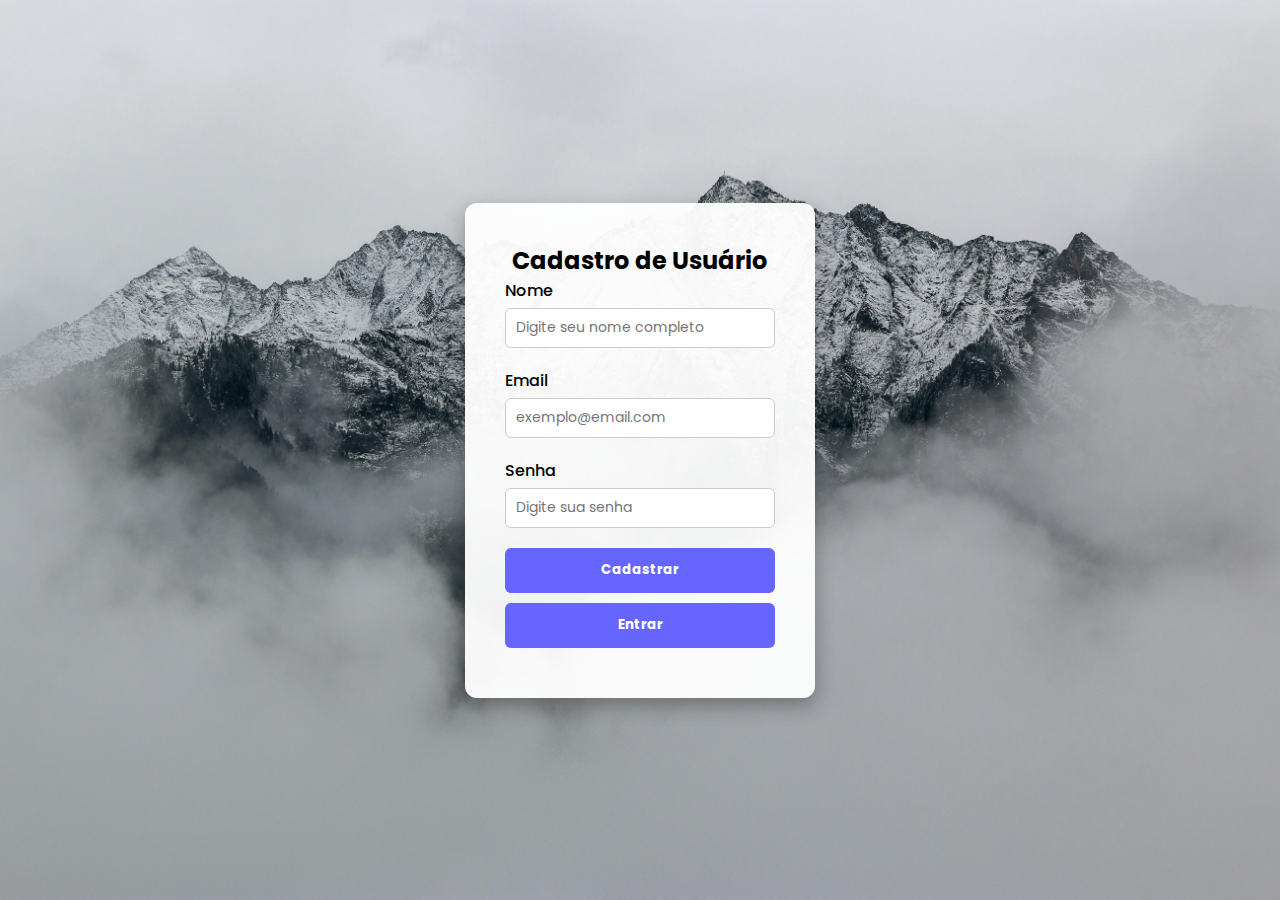
<file: index.html>
<!DOCTYPE html>
<html lang="pt-BR">
<head>
    <meta charset="UTF-8">
    <meta name="viewport" content="width=device-width, initial-scale=1.0">
    <title>Cadastro de Usuários</title>
    <link rel="stylesheet" href="style.css">
    <link href="https://fonts.googleapis.com/css2?family=Roboto&display=swap" rel="stylesheet">

</head>
<body>

<div class="card">
    <h2>Cadastro de Usuário</h2>

    <form id="formUsuario">
        <div class="form-group">
            <label for="nome">Nome</label>
            <input id="nome" type="text" required placeholder="Digite seu nome completo">
        </div>

        <div class="form-group">
            <label for="email">Email</label>
            <input id="email" type="email" required placeholder="exemplo@email.com">
        </div>

        <div class="form-group">
            <label for="senha">Senha</label>
            <input id="senha" type="password" required placeholder="Digite sua senha">
        </div>

        <button type="submit">Cadastrar</button>
        <button type="submit">Entrar</button>
    </form>

    <div id="resultado"></div>
</div>

<script src="script.js"></script>
</body>
</html>
</file>
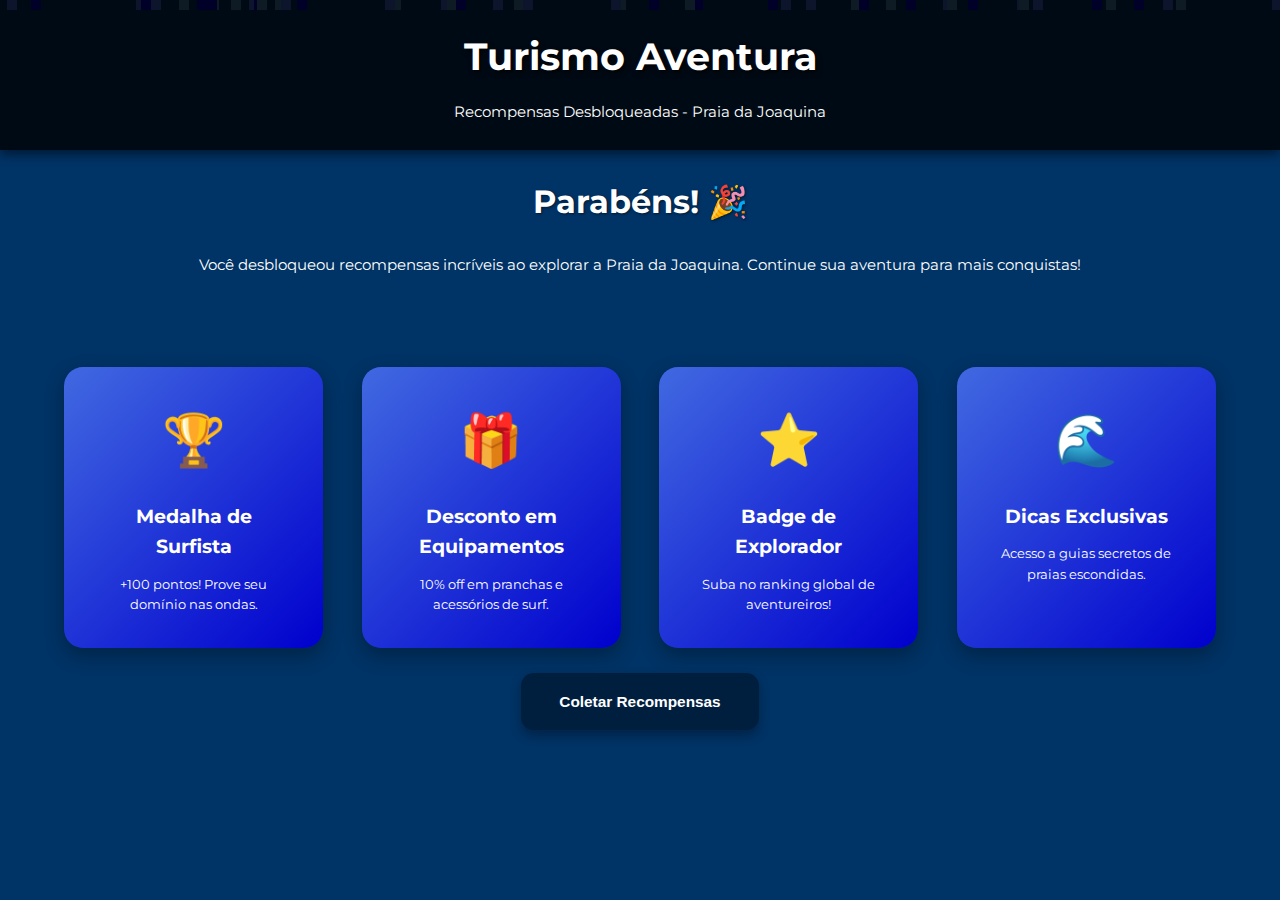
<file: hackton tela de recompensas/index.html>
<!DOCTYPE html>
<html lang="pt-BR">
<head>
    <meta charset="UTF-8">
    <meta name="viewport" content="width=device-width, initial-scale=1.0">
    <title>Recompensas Desbloqueadas - Praia da Joaquina</title>
    <link href="https://fonts.googleapis.com/css2?family=Montserrat:wght@400;700&display=swap" rel="stylesheet">
    <style>
        /* Reset básico para consistência */
        * {
            box-sizing: border-box;
        }

        body {
            font-family: 'Montserrat', sans-serif;
            background: #003366; /* Azul sólido */
            color: #FFFFFF;
            margin: 0;
            padding: 0;
            display: flex;
            flex-direction: column;
            align-items: center;
            min-height: 100vh;
            overflow-x: hidden;
            position: relative;
            line-height: 1.6; /* Melhor legibilidade */
        }

        /* Confetes animados */
        .confetti {
            position: absolute;
            top: 0;
            left: 0;
            width: 100%;
            height: 100%;
            pointer-events: none;
            z-index: 1;
        }

        .confetti-piece {
            position: absolute;
            width: 10px;
            height: 10px;
            background-color: #0000CD;
            animation: fall 3s linear infinite;
        }

        .confetti-piece:nth-child(odd) {
            background-color: #4169E1;
        }

        .confetti-piece:nth-child(3n) {
            background-color: #4682B4;
        }

        @keyframes fall {
            0% {
                transform: translateY(-100vh) rotate(0deg);
                opacity: 1;
            }
            100% {
                transform: translateY(100vh) rotate(360deg);
                opacity: 0;
            }
        }

        header {
            background-color: rgba(0, 0, 0, 0.8);
            width: 100%;
            padding: 2vw 2vw; /* Usando vw para escalabilidade */
            text-align: center;
            box-shadow: 0 0.4vw 0.8vw rgba(0, 0, 0, 0.5);
            z-index: 2;
            position: relative;
        }

        header h1 {
            margin: 0;
            font-size: 3vw; /* Escalável */
            font-weight: 700;
            text-shadow: 0.2vw 0.2vw 0.4vw rgba(0, 0, 0, 0.7);
        }

        header p {
            margin: 1vw 0 0;
            font-size: 1.2vw; /* Escalável */
            font-weight: 400;
        }

        .container {
            width: 90%;
            max-width: 1200px;
            margin: 2vw auto;
            display: flex;
            flex-direction: column;
            align-items: center;
            z-index: 2;
            position: relative;
        }

        .congratulations {
            text-align: center;
            margin-bottom: 4vw;
            animation: popup 1s ease-out;
        }

        @keyframes popup {
            0% {
                transform: scale(0.5);
                opacity: 0;
            }
            100% {
                transform: scale(1);
                opacity: 1;
            }
        }

        .congratulations h2 {
            margin-top: 0;
            font-size: 2.5vw; /* Escalável */
            font-weight: 700;
            color: #FFFFFF;
            text-shadow: 0.1vw 0.1vw 0.2vw rgba(0, 0, 0, 0.5);
        }

        .congratulations p {
            font-size: 1.2vw; /* Escalável */
            font-weight: 400;
            margin-bottom: 3vw;
        }

        .rewards-grid {
            display: grid;
            grid-template-columns: repeat(auto-fit, minmax(250px, 1fr));
            gap: 3vw;
            width: 100%;
        }

        .reward-card {
            background: linear-gradient(135deg, #4169E1 0%, #0000CD 100%);
            color: #FFFFFF;
            padding: 2.5vw;
            border-radius: 1.5vw;
            box-shadow: 0 0.6vw 1.5vw rgba(0, 0, 0, 0.3);
            text-align: center;
            transition: transform 0.3s ease, box-shadow 0.3s ease;
            animation: bounceIn 0.8s ease-out;
            position: relative;
        }

        .reward-card:nth-child(2) {
            animation-delay: 0.2s;
        }

        .reward-card:nth-child(3) {
            animation-delay: 0.4s;
        }

        .reward-card:nth-child(4) {
            animation-delay: 0.6s;
        }

        @keyframes bounceIn {
            0% {
                transform: scale(0.3);
                opacity: 0;
            }
            50% {
                transform: scale(1.05);
            }
            70% {
                transform: scale(0.9);
            }
            100% {
                transform: scale(1);
                opacity: 1;
            }
        }

        .reward-card:hover {
            transform: translateY(-1vw);
            box-shadow: 0 1.2vw 2.5vw rgba(0, 0, 0, 0.4);
        }

        .reward-card .icon {
            font-size: 4vw; /* Escalável */
            margin-bottom: 1.5vw;
            display: block;
        }

        .reward-card h3 {
            margin: 0 0 1vw;
            font-size: 1.5vw; /* Escalável */
            font-weight: 700;
        }

        .reward-card p {
            margin: 0;
            font-size: 1vw; /* Escalável */
            font-weight: 400;
        }

        .claim-button {
            background: #001F3F;
            color: #FFFFFF;
            border: none;
            padding: 1.5vw 3vw;
            border-radius: 1vw;
            cursor: pointer;
            font-size: 1.2vw; /* Escalável */
            font-weight: 700;
            margin-top: 2vw;
            transition: background 0.3s ease;
            box-shadow: 0 0.4vw 0.8vw rgba(0, 0, 0, 0.3);
        }

        .claim-button:hover {
            background: #004080;
        }

        /* Responsividade aprimorada para qualquer tela */
        @media (max-width: 1200px) { /* Grandes desktops */
            header h1 { font-size: 3.5vw; }
            header p { font-size: 1.4vw; }
            .congratulations h2 { font-size: 3vw; }
            .congratulations p { font-size: 1.4vw; }
            .reward-card h3 { font-size: 1.7vw; }
            .reward-card p { font-size: 1.1vw; }
            .claim-button { font-size: 1.4vw; }
        }

        @media (max-width: 768px) { /* Tablets */
            header h1 { font-size: 4vw; }
            header p { font-size: 1.5vw; }
            .congratulations h2 { font-size: 3.5vw; }
            .congratulations p { font-size: 1.5vw; }
            .rewards-grid { grid-template-columns: 1fr; gap: 2vw; }
            .reward-card { padding: 3vw; }
            .reward-card .icon { font-size: 5vw; }
            .reward-card h3 { font-size: 2vw; }
            .reward-card p { font-size: 1.3vw; }
            .claim-button { font-size: 1.6vw; padding: 2vw 4vw; }
        }

        @media (max-width: 480px) { /* Móveis */
            header { padding: 3vw 2vw; }
            header h1 { font-size: 5vw; }
            header p { font-size: 2vw; }
            .container { width: 95%; }
            .congratulations { margin-bottom: 3vw; }
            .congratulations h2 { font-size: 4vw; }
            .congratulations p { font-size: 2vw; }
            .reward-card { padding: 4vw; }
            .reward-card .icon { font-size: 6vw; }
            .reward-card h3 { font-size: 2.5vw; }
            .reward-card p { font-size: 1.6vw; }
            .claim-button { font-size: 2vw; padding: 2.5vw 5vw; }
        }

        @media (min-width: 1440px) { /* Telas ultra-wide */
            header h1 { font-size: 2.5vw; }
            .congratulations h2 { font-size: 2vw; }
            .reward-card h3 { font-size: 1.3vw; }
        }
    </style>
</head>
<body>
    <div class="confetti">
        <!-- Confetes gerados dinamicamente -->
    </div>

    <header>
        <h1>Turismo Aventura</h1>
        <p>Recompensas Desbloqueadas - Praia da Joaquina</p>
    </header>

    <div class="container">
        <div class="congratulations">
            <h2>Parabéns! 🎉</h2>
            <p>Você desbloqueou recompensas incríveis ao explorar a Praia da Joaquina. Continue sua aventura para mais conquistas!</p>
        </div>

        <div class="rewards-grid">
            <div class="reward-card">
                <span class="icon">🏆</span>
                <h3>Medalha de Surfista</h3>
                <p>+100 pontos! Prove seu domínio nas ondas.</p>
            </div>

            <div class="reward-card">
                <span class="icon">🎁</span>
                <h3>Desconto em Equipamentos</h3>
                <p>10% off em pranchas e acessórios de surf.</p>
            </div>

            <div class="reward-card">
                <span class="icon">⭐</span>
                <h3>Badge de Explorador</h3>
                <p>Suba no ranking global de aventureiros!</p>
            </div>

            <div class="reward-card">
                <span class="icon">🌊</span>
                <h3>Dicas Exclusivas</h3>
                <p>Acesso a guias secretos de praias escondidas.</p>
            </div>
        </div>

        <button class="claim-button" onclick="alert('Recompensas coletadas! Continue jogando!')">Coletar Recompensas</button>
    </div>

    <script>
        // Garantir que o DOM esteja carregado antes de executar
        document.addEventListener('DOMContentLoaded', function() {
            function createConfetti() {
                const confettiContainer = document.querySelector('.confetti');
                if (!confettiContainer) return; // Segurança se o elemento não existir
                for (let i = 0; i < 50; i++) {
                    const piece = document.createElement('div');
                    piece.classList.add('confetti-piece');
                    piece.style.left = Math.random() * 100 + '%';
                    piece.style.animationDelay = Math.random() * 3 + 's';
                    confettiContainer.appendChild(piece);
                }
            }
            createConfetti();
        });
    </script>
</body>
</html>
</file>
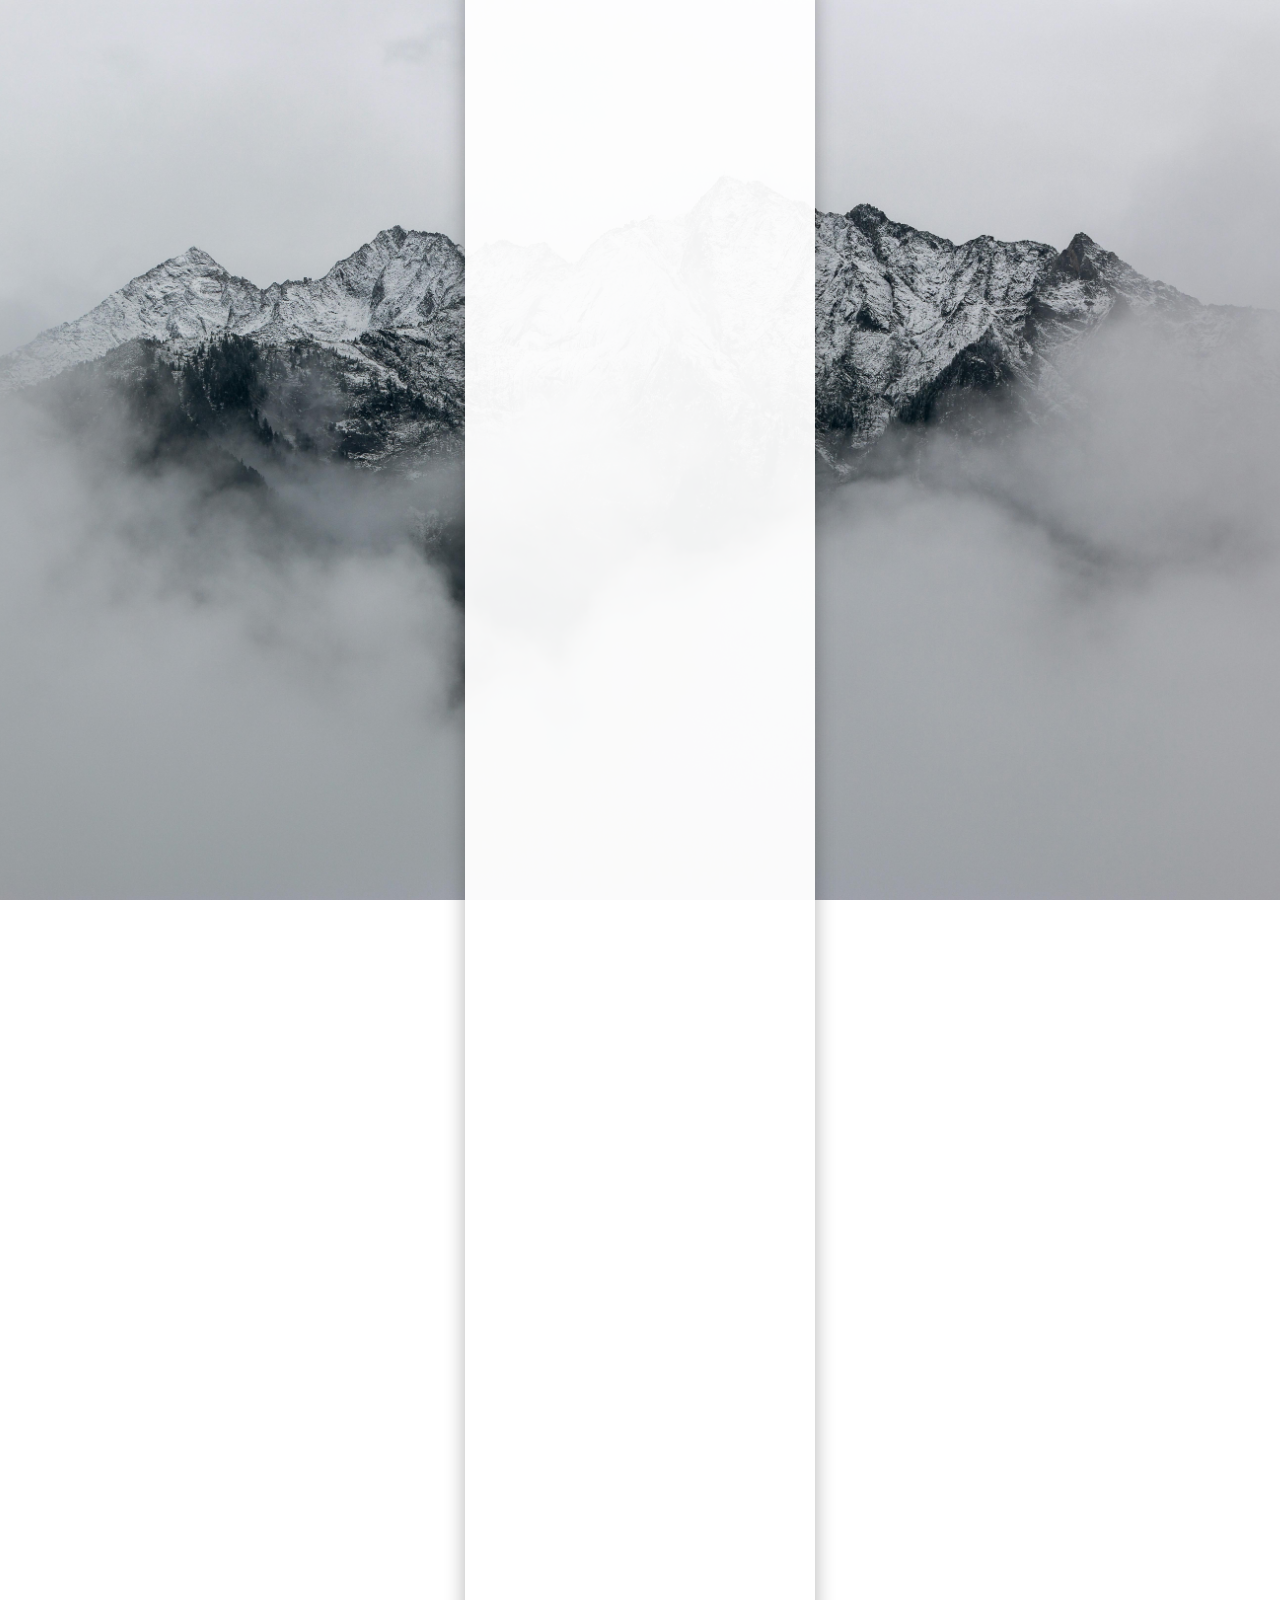
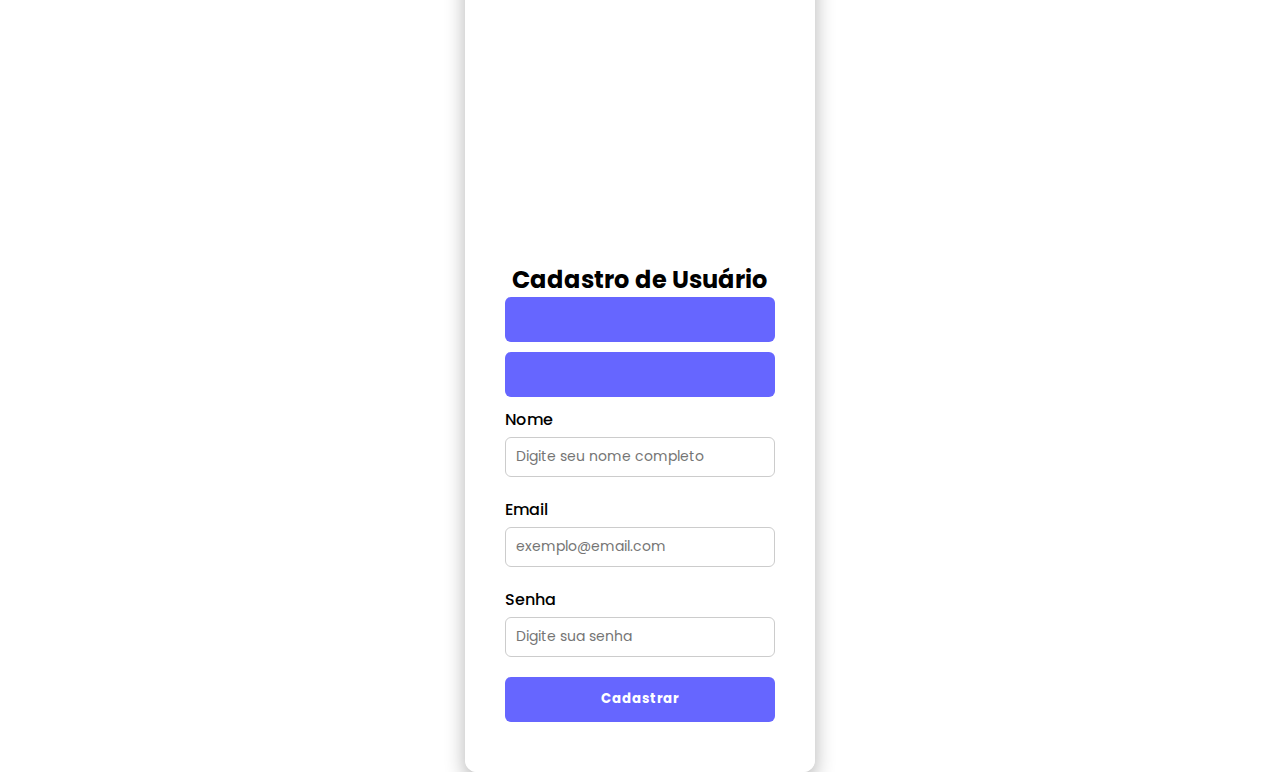
<file: index2.html>
<!DOCTYPE html>
<html lang="pt-BR">
<head>
    <meta charset="UTF-8">
    <meta name="viewport" content="width=device-width, initial-scale=1.0">
    <title>Cadastro de Usuários</title>
    <link rel="stylesheet" href="style.css">
    <link href="https://fonts.googleapis.com/css2?family=Roboto&display=swap" rel="stylesheet">

</head>
<body>

<div class="card">

    <div class="logo">
        <img src="fotos/logo.png" alt="">
    </div>

    <h2>Cadastro de Usuário</h2>

    <div class="btns-cadastro">
        <button class="btn-google"></button>
        <button class="btn-facebook"></button>
    </div>

    <form id="formUsuario">
        <div class="form-group">
            <label for="nome">Nome</label>
            <input id="nome" type="text" required placeholder="Digite seu nome completo">
        </div>

        <div class="form-group">
            <label for="email">Email</label>
            <input id="email" type="email" required placeholder="exemplo@email.com">
        </div>

        <div class="form-group">
            <label for="senha">Senha</label>
            <input id="senha" type="password" required placeholder="Digite sua senha">
        </div>

        <button type="submit">Cadastrar</button>
    </form>

    <div id="resultado"></div>
</div>

<script src="script.js"></script>
</body>
</html>
</file>
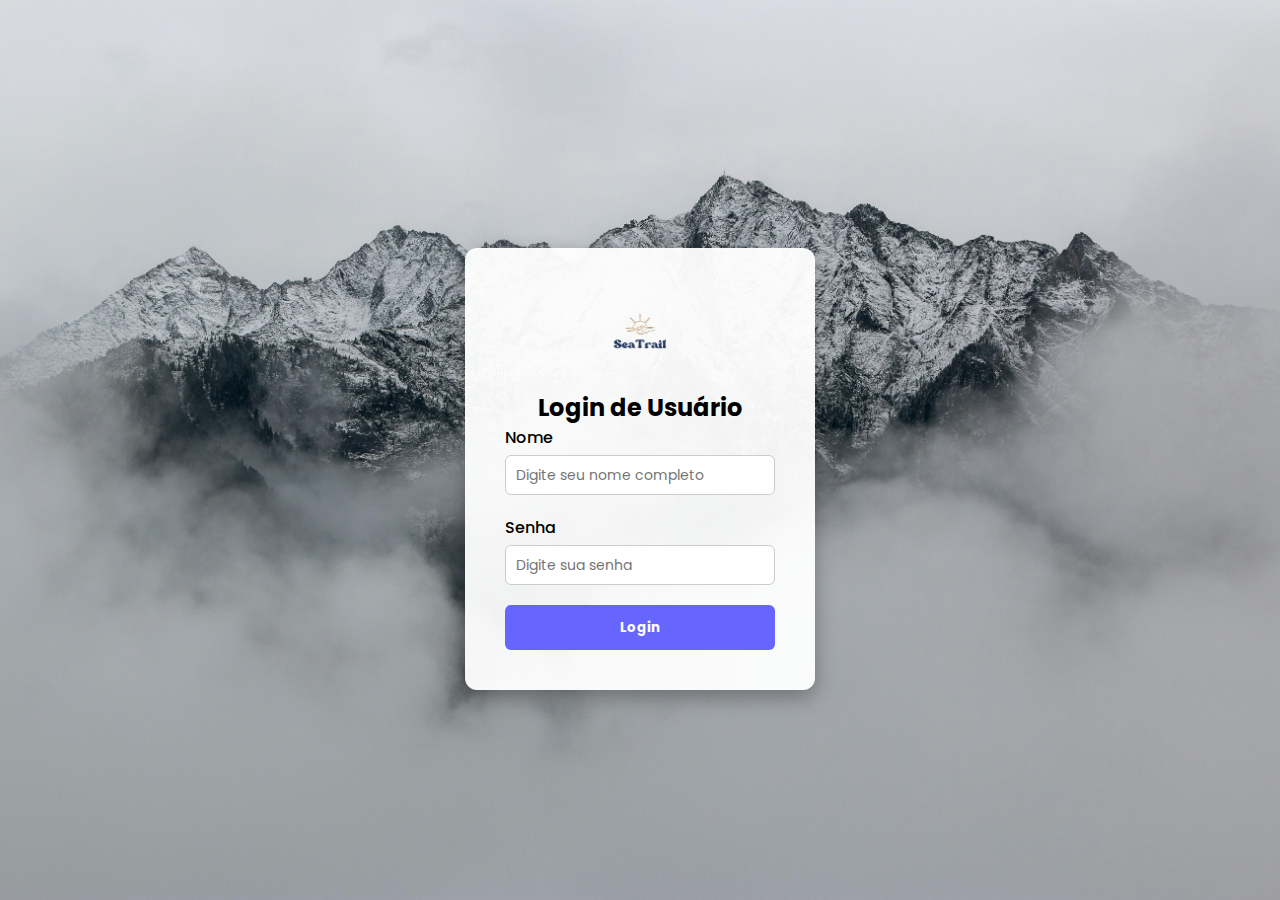
<file: login.html>
<!DOCTYPE html>
<html lang="pt-BR">
<head>
    <meta charset="UTF-8">
    <meta name="viewport" content="width=device-width, initial-scale=1.0">
    <title>Login de Usuários</title>
    <link rel="stylesheet" href="style_de_login.css">
    <link href="https://fonts.googleapis.com/css2?family=Roboto&display=swap" rel="stylesheet">

</head>
<body>

<div class="card">

    <div class="logo">
        <img src="fotos/logo.png" alt="">
    </div>

    <h2>Login de Usuário</h2>


    <form id="formUsuario">
        <div class="form-group">
            <label for="nome">Nome</label>
            <input id="nome" type="text" required placeholder="Digite seu nome completo">
        </div>
        <div class="form-group">
            <label for="senha">Senha</label>
            <input id="senha" type="password" required placeholder="Digite sua senha">
        </div>

        <button type="submit">Login</button>
    </form>

    <div id="resultado"></div>
</div>

<script src="script_login.js"></script>
</body>
</html>
</file>
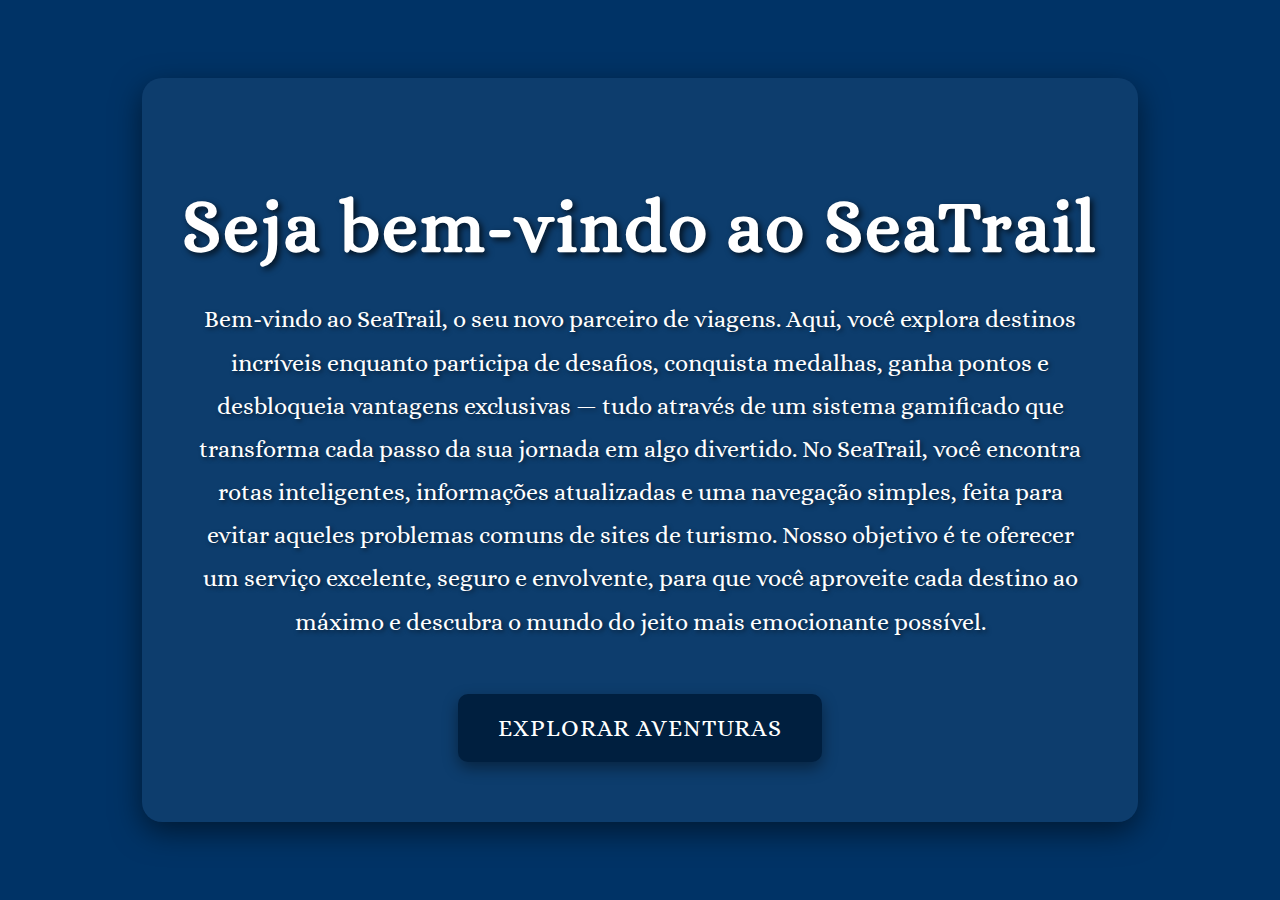
<file: tela_de_apresentação.html>
<!DOCTYPE html>
<html lang="pt-BR">
<head>
    <meta charset="UTF-8">
    <meta name="viewport" content="width=device-width, initial-scale=1.0">
    <title>SeaTrail - Apresentação</title>
    <link href="https://fonts.googleapis.com/css2?family=Alice&display=swap" rel="stylesheet">
    <link rel="stylesheet" href="https://cdnjs.cloudflare.com/ajax/libs/font-awesome/6.0.0/css/all.min.css"> <!-- Para ícones -->
    <style>
        body {
            font-family: 'Alice', serif;
            margin: 0;
            padding: 0;
            display: flex;
            justify-content: center;
            align-items: center;
            min-height: 100vh;
            background: #003366; /* Cor azul sólida, sem gradiente */
            color: white;
            overflow-x: hidden;
        }
        .container {
            text-align: center;
            padding: 60px 40px;
            max-width: 1000px;
            margin: 0 auto;
            background: rgba(255, 255, 255, 0.05);
            border-radius: 20px;
            box-shadow: 0 10px 30px rgba(0, 0, 0, 0.5);
            animation: fadeIn 1.5s ease-in-out;
        }
        @keyframes fadeIn {
            from { opacity: 0; transform: translateY(20px); }
            to { opacity: 1; transform: translateY(0); }
        }
        h1 {
            font-size: 4.5em;
            margin-bottom: 30px;
            text-shadow: 3px 3px 6px rgba(0, 0, 0, 0.7);
            letter-spacing: 2px;
        }
        p {
            font-size: 1.5em;
            line-height: 1.8;
            margin-bottom: 50px;
            text-shadow: 2px 2px 4px rgba(0, 0, 0, 0.5);
            max-width: 900px;
            margin-left: auto;
            margin-right: auto;
        }
        button {
            background: #001F3F; /* Azul marinho sólido */
            color: white;
            font-family: 'Alice', serif;
            font-size: 1.5em;
            padding: 20px 40px;
            border: none;
            border-radius: 10px;
            cursor: pointer;
            box-shadow: 0 6px 15px rgba(0, 0, 0, 0.4);
            transition: all 0.3s ease;
            text-transform: uppercase;
            letter-spacing: 1px;
        }
        button:hover {
            background: #004080; /* Azul marinho mais claro no hover para efeito */
            transform: translateY(-3px);
            box-shadow: 0 8px 20px rgba(0, 0, 0, 0.6);
        }
        button:active {
            transform: translateY(0);
        }
        .icon {
            margin-right: 10px;
        }
    </style>
</head>
<body>
    <div class="container">
        <h1>Seja bem-vindo ao SeaTrail</h1>
        <p>Bem-vindo ao SeaTrail, o seu novo parceiro de viagens. Aqui, você explora destinos incríveis enquanto participa de desafios, conquista medalhas, ganha pontos e desbloqueia vantagens exclusivas — tudo através de um sistema gamificado que transforma cada passo da sua jornada em algo divertido. No SeaTrail, você encontra rotas inteligentes, informações atualizadas e uma navegação simples, feita para evitar aqueles problemas comuns de sites de turismo. Nosso objetivo é te oferecer um serviço excelente, seguro e envolvente, para que você aproveite cada destino ao máximo e descubra o mundo do jeito mais emocionante possível.</p>
        <button type="submit" onclick="trocarTela()">Explorar Aventuras</button>
    </div>


    <script>
        function trocarTela() {
            // Redireciona para outra página
            window.location.href = "index2.html";
        }
    </script>
</body>
</html>
</file>
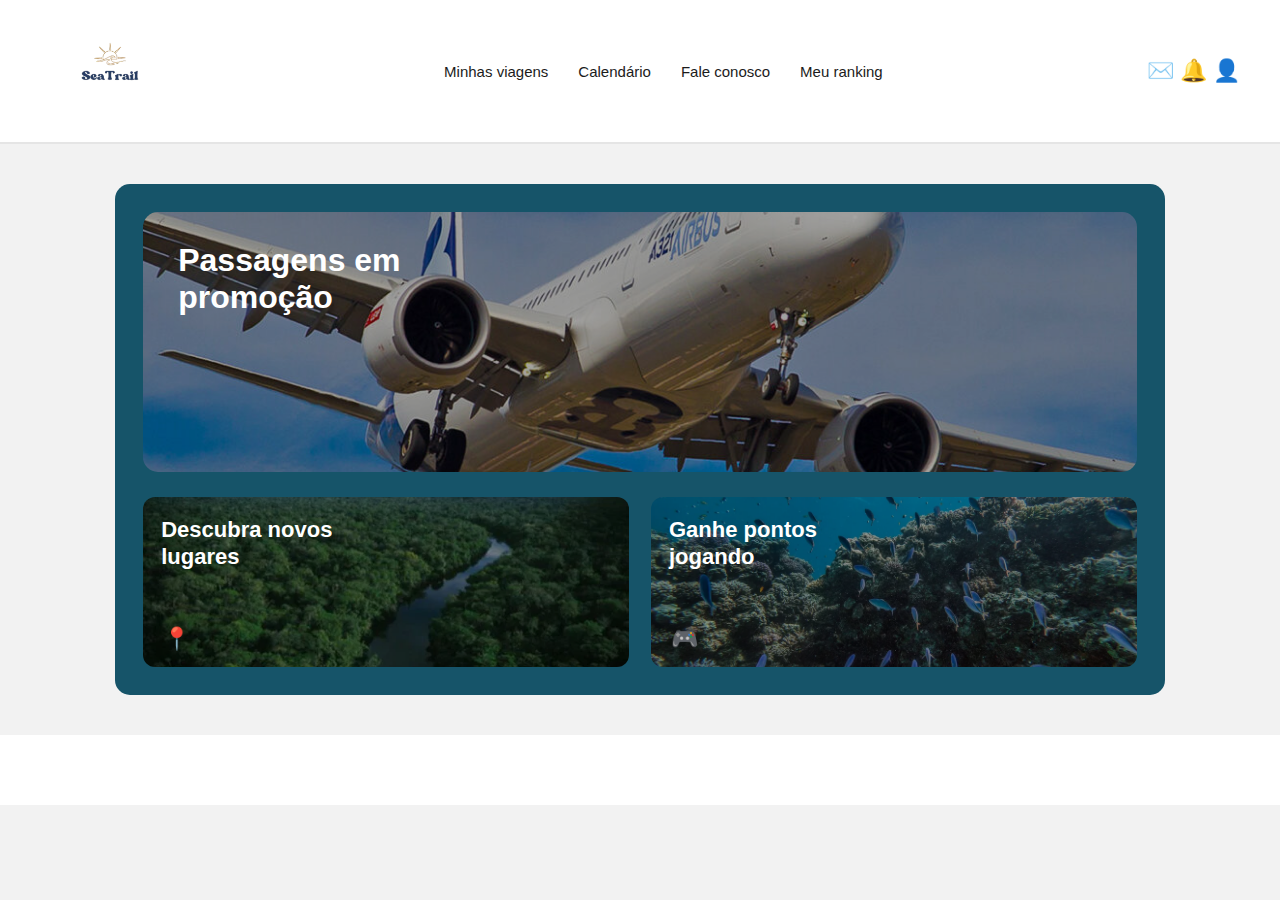
<file: tela_inicial_seaTrail.html>
<!doctype html>
<html lang="pt-BR">
<head>
  <meta charset="utf-8" />
  <meta name="viewport" content="width=device-width,initial-scale=1" />
  <title>SeaTrail - Demo</title>
  <link href="https://fonts.googleapis.com/css2?family=Merriweather:wght@300;700&family=Montserrat:wght@400;600&display=swap" rel="stylesheet">
  <link rel="stylesheet" href="tela_inicial_seaTrail.css">
</head>
<body>
    <header>
        <div class="logo">
  <img src="fotos/logo.png">
  </div>
  <nav>
    <a href="#">Minhas viagens</a>
    <a href="#">Calendário</a>
    <a href="#">Fale conosco</a>
    <a href="#">Meu ranking</a>
  </nav>
  <div class="icons">
    ✉️ 🔔 👤
  </div>
</header>

<div class="main-container">

  <div class="card-grande">
    <h1>Passagens em<br>promoção</h1>
  </div>

  <div class="grid">

    <div class="card card-floresta">
      <h2>Descubra novos<br>lugares</h2>
      <div class="icon">📍</div>
    </div>

    <div class="card card-coral" id="ganhePontosCard">
      <h2>Ganhe pontos<br>jogando</h2>
      <div class="icon">🎮</div>
    </div>

  </div>

</div>

<div class="footer-bar"></div>

<script src="script_da_telainicial.js"></script>

</body>
</html>
</file>
<file: style.css>
/* ====== IMPORTAÇÃO DA FONTE ====== */
@import url('https://fonts.googleapis.com/css2?family=Poppins:wght@400;500;700&display=swap');

/* ====== CONFIGURAÇÕES GERAIS ====== */
* {
    margin: 0;
    padding: 0;
    box-sizing: border-box;
    font-family: 'Poppins', Arial, sans-serif; /* fonte importada aplicada */
}

html, body {
    height: 100%;
}

/* ====== FUNDO DA PÁGINA ====== */
body {
    display: flex;
    justify-content: center;
    align-items: center;
    background: url('fundo.jpg') no-repeat center center fixed;
    background-size: cover;
}

/* ====== CARD CENTRAL ====== */
.card {
    background: rgba(255, 255, 255, 0.95); /* transparente para ver o fundo */
    padding: 40px;
    border-radius: 12px;
    box-shadow: 0 8px 20px rgba(0,0,0,0.3);
    width: 350px;
    max-width: 90%;
    text-align: center;
}

/* ====== FORMULÁRIO ====== */
.form-group {
    display: flex;
    flex-direction: column;
    margin-bottom: 20px;
    text-align: left;
}

label {
    margin-bottom: 5px;
    font-weight: 500; /* usando peso médio da Poppins */
}

input {
    height: 40px;
    padding: 10px;
    border-radius: 6px;
    border: 1px solid #ccc;
    outline: none;
    font-size: 14px;
    font-family: 'Poppins', Arial, sans-serif;
    transition: 0.2s;
}

input:focus {
    border-color: #6666ff;
}

/* ====== BOTÃO ====== */
button {
    width: 100%;
    height: 45px;
    background-color: #6666ff;
    color: white;
    border: none;
    border-radius: 6px;
    font-weight: 700; /* usando negrito da Poppins */
    font-family: 'Poppins', Arial, sans-serif;
    cursor: pointer;
    transition: 0.2s;
    margin-bottom: 10px;
}

button:hover {
    background-color: #5757e6;
}

/* ====== RESUL*
</file>
<file: style_de_login.css>
/* ====== IMPORTAÇÃO DA FONTE ====== */
@import url('https://fonts.googleapis.com/css2?family=Poppins:wght@400;500;700&display=swap');

/* ====== CONFIGURAÇÕES GERAIS ====== */
* {
    margin: 0;
    padding: 0;
    box-sizing: border-box;
    font-family: 'Poppins', Arial, sans-serif; /* fonte importada aplicada */
}

html, body {
    height: 100%;
}

/* ====== FUNDO DA PÁGINA ====== */
body {
    display: flex;
    justify-content: center;
    align-items: center;
    background: url('fundo.jpg') no-repeat center center fixed;
    background-size: cover;
}

/* ====== CARD CENTRAL ====== */
.card {
    background: rgba(255, 255, 255, 0.95); /* transparente para ver o fundo */
    padding: 40px;
    border-radius: 12px;
    box-shadow: 0 8px 20px rgba(0,0,0,0.3);
    width: 350px;
    max-width: 90%;
    text-align: center;
    margin-top: 3%;
}

/* ====== FORMULÁRIO ====== */
.form-group {
    display: flex;
    flex-direction: column;
    margin-bottom: 20px;
    text-align: left;
    
}

label {
    margin-bottom: 5px;
    font-weight: 500; /* usando peso médio da Poppins */
}

input {
    height: 40px;
    padding: 10px;
    border-radius: 6px;
    border: 1px solid #ccc;
    outline: none;
    font-size: 14px;
    font-family: 'Poppins', Arial, sans-serif;
    transition: 0.2s;
}

input:focus {
    border-color: #6666ff;
}

/* ====== BOTÃO ====== */
button {
    width: 100%;
    height: 45px;
    background-color: #6666ff;
    color: white;
    border: none;
    border-radius: 6px;
    font-weight: 700; /* usando negrito da Poppins */
    font-family: 'Poppins', Arial, sans-serif;
    cursor: pointer;
    transition: 0.2s;
}

button:hover {
    background-color: #5757e6;
}
.btns-cadastro{
    display: flex;
    justify-content: center;
    gap: 15px; /* Espaçamento entre os botões sociais */
    margin-bottom: 25px;
    margin-top: 20px;
}
.logo {
    width: 100%;
    display: flex;
    justify-content: center;
    margin-bottom: 2px; /* Espaçamento abaixo da logo */
}
.logo img{
    max-width: 1000px; /* Ajuste o tamanho da logo */
    height: 100px;
}
</file>
<file: tela_inicial_seaTrail.css>
/* ======== CONFIGURAÇÃO GERAL ======== */
*{
  margin: 0;
  padding: 0;
  box-sizing: border-box;
}

body{
  background: #f2f2f2;
  font-family: Arial, sans-serif;
}

/* ======== HEADER ======== */
header{
  background: white;
  padding: 15px 40px;
  display: flex;
  align-items: center;
  justify-content: space-between;
  border-bottom: 2px solid #e5e5e5;
}

header nav{
  display: flex;
  gap: 30px;
}

header nav a{
  text-decoration: none;
  color: #1b1b1b;
  font-size: 15px;
}

header .icons{
  display: flex;
  align-items: center;
  gap: 22px;
  font-size: 22px;
  color: black;
}

/* ======== CONTAINER PRINCIPAL ======== */
.main-container{
  margin: 40px auto;
  width: 82%;
  background: #165469;
  padding: 28px;
  border-radius: 15px;
}

/* ======== CARD PRINCIPAL (AVIÕES) ======== */
.card-grande{
  width: 100%;
  height: 260px;
  border-radius: 15px;
  overflow: hidden;
  position: relative;
}

.card-grande::before{
  content: "";
  position: absolute;
  inset: 0;
  background-image: url("fotos/A321neo-Airbus-1024x683.jpg");
  background-size: cover;
  background-position: center;
  filter: brightness(0.65);
}

.card-grande h1{
  position: absolute;
  top: 30px;
  left: 35px;
  font-size: 32px;
  color: #ffffff;
  font-weight: bold;
}

/* ======== GRID DOS DOIS CARDS MENORES ======== */
.grid{
  margin-top: 25px;
  display: grid;
  grid-template-columns: 1fr 1fr;
  gap: 22px;
}

/* CARD BASE */
.card{
  height: 170px;
  border-radius: 12px;
  overflow: hidden;
  position: relative;
}

.card::before{
  content: "";
  position: absolute;
  inset: 0;
  background-size: cover;
  background-position: center;
  filter: brightness(0.60);
}

.card h2{
  position: absolute;
  top: 20px;
  left: 18px;
  color: white;
  font-size: 22px;
  font-weight: bold;
  line-height: 1.2;
}

.card .icon{
  position: absolute;
  left: 20px;
  bottom: 15px;
  font-size: 22px;
  color: white;
}

/* ======== IMAGENS DE FUNDO ======== */
.card-floresta::before{
  background-image: url("fotos/floresta-amazonica-og.webp");
}

.card-coral::before{
  background-image: url("fotos/000-1fd8hm.webp");
}

/* ======== BARRA AZUL FINAL ======== */
.footer-bar{
  width: 100%;
  height: 70px;
  background: #ffffff;
  
}
/* === animação ao aparecer === */
.card, .card-grande{
    opacity: 0;
    transform: translateY(35px);
    transition: all 0.8s ease;
}

.show{
    opacity: 1;
    transform: translateY(0);
}

/* === header com transição ao rolar === */
header{
    transition: background 0.3s ease, padding 0.3s ease;
}

header.scrolled{
    background: #ffffffdd; /* levemente transparente */
    backdrop-filter: blur(6px);
    padding: 10px 40px;
    box-shadow: 0px 3px 10px rgba(0,0,0,0.12);
}

/* === hover suave nas imagens === */
.card::before,
.card-grande::before{
    transition: transform 0.5s ease;
}

.hovering::before{
    transform: scale(1.05);
}
.logo img {
  width: 100%;
  max-width: 140px; /* tamanho ideal da logo */
  height: auto; /* mantém proporção perfeita */
  object-fit: contain;
}
/* Header ao rolar */
header {
  transition: background 0.3s, padding 0.3s;
}

header.ativo {
  background: rgba(0,0,0,0.8);
  backdrop-filter: blur(8px);
  padding: 10px 0;
}

/* Scroll reveal */
.reveal {
  opacity: 0;
  transform: translateY(40px);
  transition: 0.6s ease;
}

.reveal.ativo {
  opacity: 1;
  transform: translateY(0);
}
</file>
